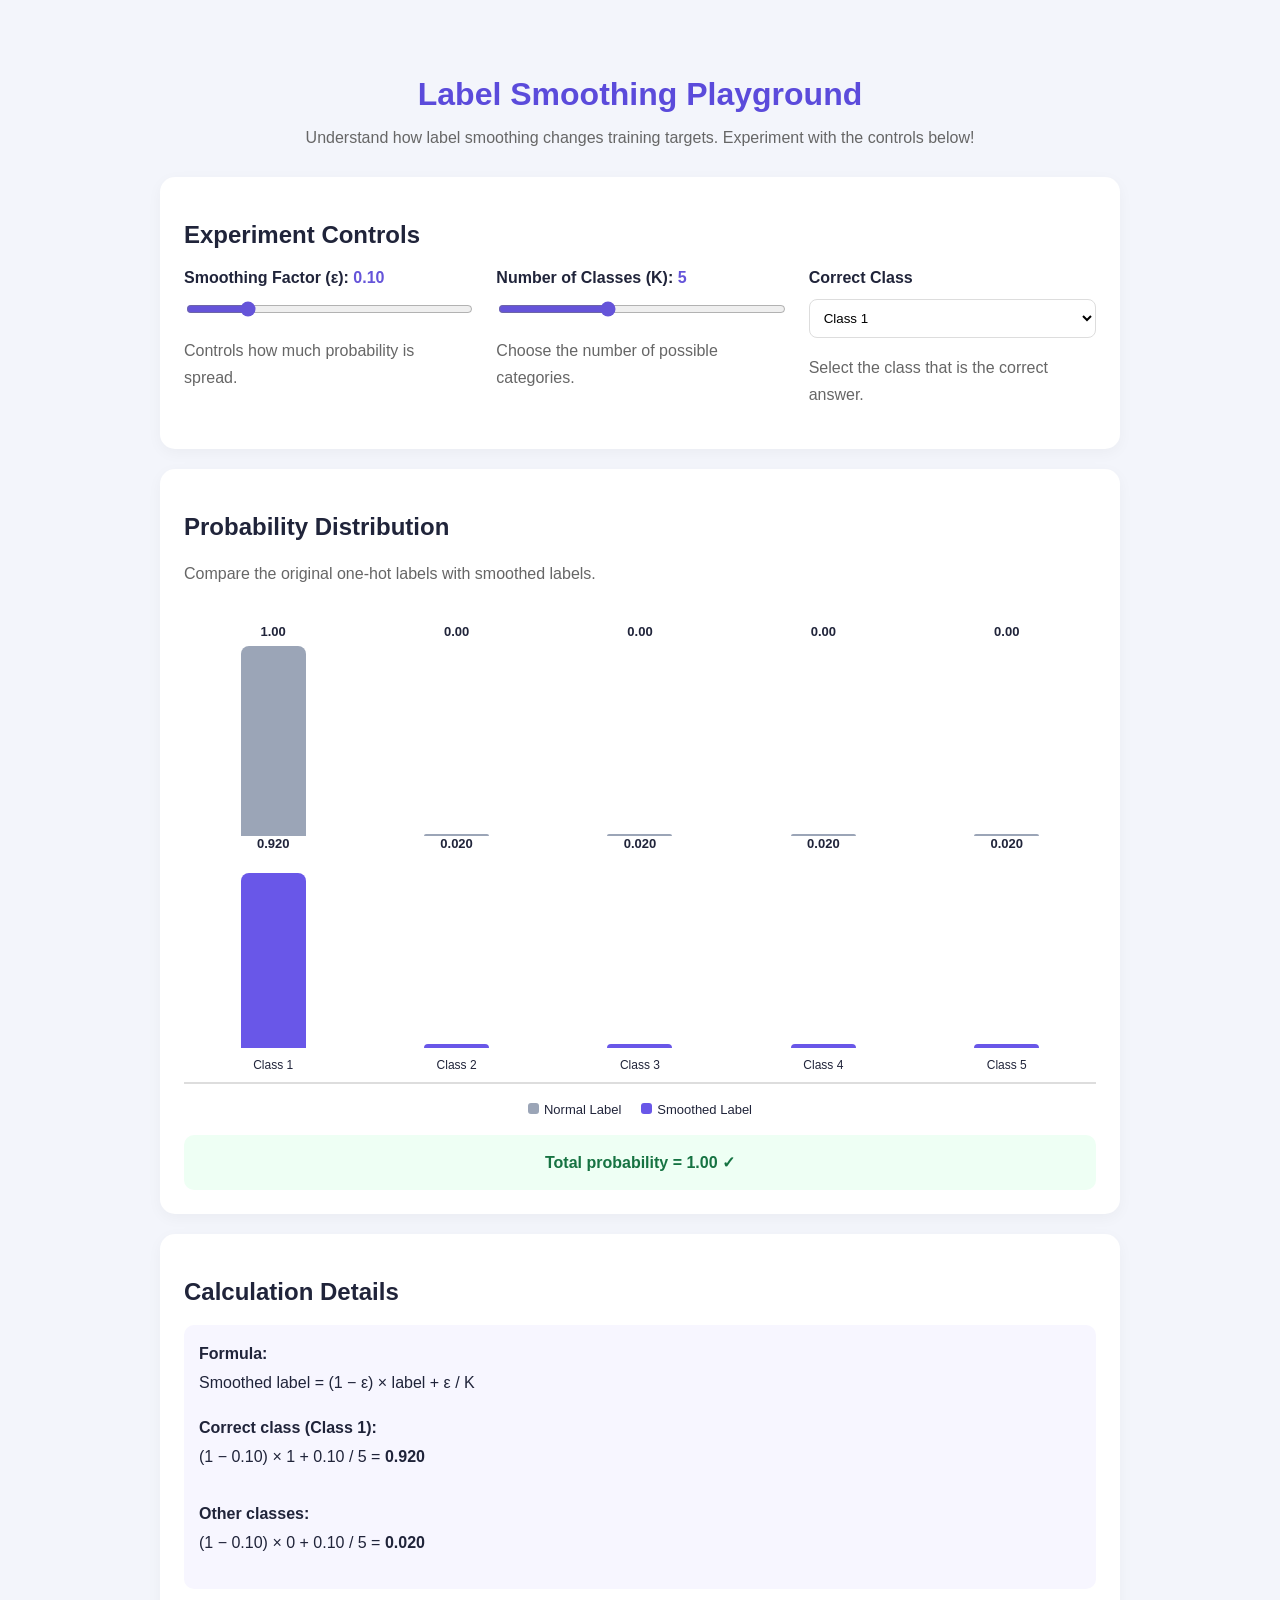
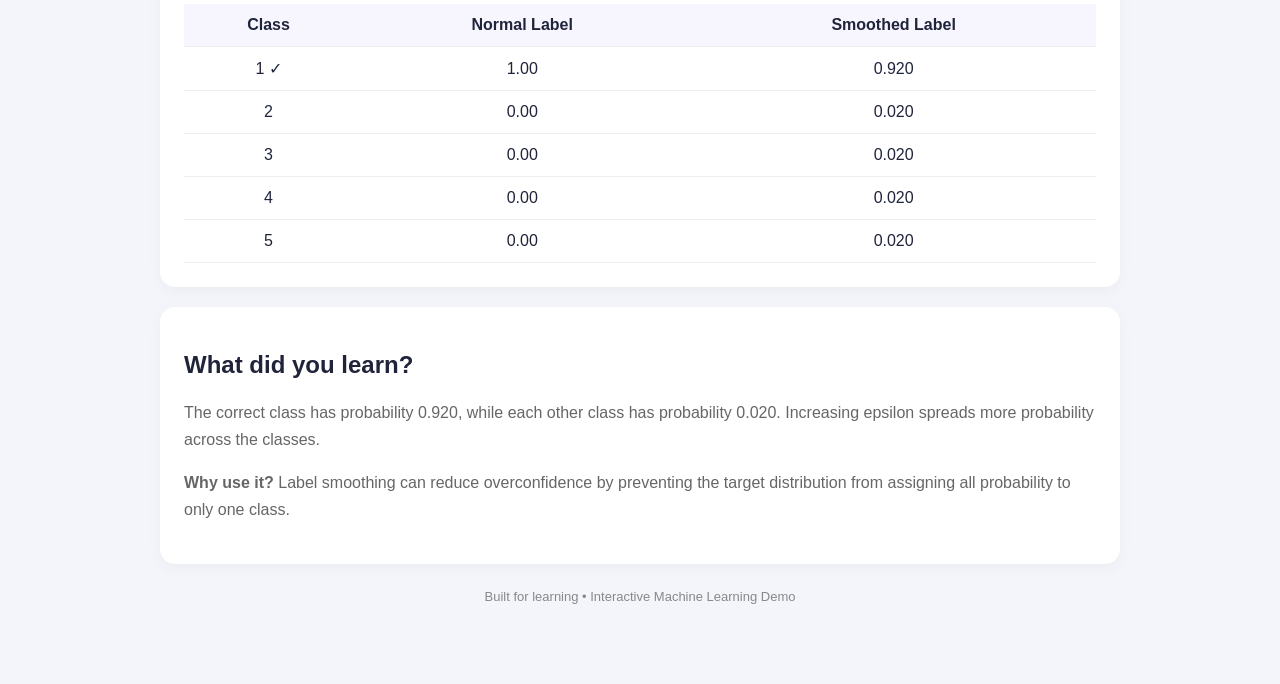
<file: Label-Smoothing-Playground/index.html>
<!DOCTYPE html>
<html lang="en">
<head>
<meta charset="UTF-8">
<meta name="viewport" content="width=device-width, initial-scale=1.0">
<title>Label Smoothing Playground</title>

<style>
* {
    box-sizing: border-box;
}

body {
    margin: 0;
    font-family: Arial, sans-serif;
    background: #f3f5fb;
    color: #20243a;
}

.container {
    max-width: 1000px;
    margin: 35px auto;
    padding: 20px;
}

h1 {
    text-align: center;
    color: #5b4bdb;
    margin-bottom: 10px;
}

.subtitle {
    text-align: center;
    color: #666;
    margin-bottom: 30px;
}

.card {
    background: white;
    padding: 24px;
    margin-bottom: 20px;
    border-radius: 15px;
    box-shadow: 0 4px 15px #0000000a;
}

.controls {
    display: grid;
    grid-template-columns: repeat(auto-fit, minmax(220px, 1fr));
    gap: 25px;
}

label {
    display: block;
    font-weight: bold;
    margin-bottom: 12px;
}

input[type="range"] {
    width: 100%;
    accent-color: #6554d9;
    cursor: pointer;
}

select {
    width: 100%;
    padding: 10px;
    border: 1px solid #ddd;
    border-radius: 8px;
    background: white;
}

.value {
    color: #6554d9;
    font-weight: bold;
}

.chart {
    display: flex;
    justify-content: space-around;
    align-items: flex-end;
    gap: 15px;
    min-height: 260px;
    padding: 20px 5px 0;
    border-bottom: 2px solid #ddd;
}

.bar-group {
    flex: 1;
    max-width: 100px;
    text-align: center;
}

.bar-area {
    height: 190px;
    display: flex;
    align-items: flex-end;
    justify-content: center;
}

.bar {
    width: 65%;
    min-height: 2px;
    border-radius: 8px 8px 0 0;
    transition: height 0.2s;
}

.normal {
    background: #9ba5b7;
}

.smoothed {
    background: #6957e8;
}

.bar-value {
    font-size: 13px;
    margin-bottom: 7px;
    font-weight: bold;
}

.bar-label {
    font-size: 12px;
    padding: 10px 0;
    overflow-wrap: anywhere;
}

.legend {
    display: flex;
    justify-content: center;
    gap: 20px;
    margin-top: 18px;
    font-size: 13px;
}

.dot {
    display: inline-block;
    width: 11px;
    height: 11px;
    border-radius: 3px;
    margin-right: 5px;
}

table {
    width: 100%;
    border-collapse: collapse;
    margin-top: 15px;
}

th, td {
    padding: 12px 8px;
    text-align: center;
    border-bottom: 1px solid #eee;
}

th {
    background: #f7f6ff;
}

.total {
    text-align: center;
    padding: 18px;
    border-radius: 10px;
    background: #eefff4;
    color: #167342;
    font-weight: bold;
    margin-top: 18px;
}

.formula {
    background: #f7f6ff;
    padding: 15px;
    border-radius: 10px;
    line-height: 1.8;
    overflow-wrap: anywhere;
}

.note {
    color: #666;
    line-height: 1.7;
}

footer {
    text-align: center;
    color: #888;
    font-size: 13px;
    margin: 25px 0;
}

@media (max-width: 500px) {
    .container {
        padding: 12px;
        margin-top: 15px;
    }

    .card {
        padding: 16px;
    }

    th, td {
        padding: 10px 4px;
        font-size: 12px;
    }
}
</style>
</head>

<body>
<div class="container">

    <h1>Label Smoothing Playground</h1>
    <p class="subtitle">
        Understand how label smoothing changes training targets.
        Experiment with the controls below!
    </p>

    <div class="card">
        <h2>Experiment Controls</h2>

        <div class="controls">
            <div>
                <label>
                    Smoothing Factor (ε):
                    <span class="value" id="epsValue">0.10</span>
                </label>
                <input type="range" id="epsilon"
                       min="0" max="0.5" step="0.01" value="0.1">
                <p class="note">Controls how much probability is spread.</p>
            </div>

            <div>
                <label>
                    Number of Classes (K):
                    <span class="value" id="kValue">5</span>
                </label>
                <input type="range" id="classes"
                       min="2" max="10" step="1" value="5">
                <p class="note">Choose the number of possible categories.</p>
            </div>

            <div>
                <label for="correctClass">Correct Class</label>
                <select id="correctClass"></select>
                <p class="note">Select the class that is the correct answer.</p>
            </div>
        </div>
    </div>

    <div class="card">
        <h2>Probability Distribution</h2>
        <p class="note">
            Compare the original one-hot labels with smoothed labels.
        </p>

        <div class="chart" id="chart"></div>

        <div class="legend">
            <span><span class="dot" style="background:#9ba5b7"></span>Normal Label</span>
            <span><span class="dot" style="background:#6957e8"></span>Smoothed Label</span>
        </div>

        <div class="total" id="total">
            Total probability = 1.00 ✓
        </div>
    </div>

    <div class="card">
        <h2>Calculation Details</h2>

        <div class="formula">
            <strong>Formula:</strong><br>
            Smoothed label = (1 − ε) × label + ε / K
            <p id="calculation"></p>
        </div>

        <table>
            <thead>
                <tr>
                    <th>Class</th>
                    <th>Normal Label</th>
                    <th>Smoothed Label</th>
                </tr>
            </thead>
            <tbody id="tableBody"></tbody>
        </table>
    </div>

    <div class="card">
        <h2>What did you learn?</h2>
        <p class="note" id="explanation"></p>
        <p class="note">
            <strong>Why use it?</strong> Label smoothing can reduce
            overconfidence by preventing the target distribution from
            assigning all probability to only one class.
        </p>
    </div>

    <footer>
        Built for learning • Interactive Machine Learning Demo
    </footer>

</div>

<script>
const epsilon = document.getElementById("epsilon");
const classes = document.getElementById("classes");
const correctClass = document.getElementById("correctClass");

function updateClassOptions() {
    const k = Number(classes.value);
    const previous = Number(correctClass.value) || 1;

    correctClass.innerHTML = "";

    for (let i = 1; i <= k; i++) {
        const option = document.createElement("option");
        option.value = i;
        option.textContent = "Class " + i;
        correctClass.appendChild(option);
    }

    correctClass.value = Math.min(previous, k);
}

function render() {
    const eps = Number(epsilon.value);
    const k = Number(classes.value);
    const correct = Number(correctClass.value);

    document.getElementById("epsValue").textContent =
        eps.toFixed(2);
    document.getElementById("kValue").textContent = k;

    const otherProbability = eps / k;
    const correctProbability = (1 - eps) + otherProbability;

    let chartHTML = "";
    let tableHTML = "";
    let total = 0;

    for (let i = 1; i <= k; i++) {
        const original = i === correct ? 1 : 0;

        const smooth =
            (1 - eps) * original + eps / k;

        total += smooth;

        chartHTML += `
            <div class="bar-group">
                <div class="bar-value">${(original).toFixed(2)}</div>
                <div class="bar-area">
                    <div class="bar normal"
                         style="height:${original * 100}%"></div>
                </div>
                <div class="bar-value">${smooth.toFixed(3)}</div>
                <div class="bar-area">
                    <div class="bar smoothed"
                         style="height:${smooth * 100}%"></div>
                </div>
                <div class="bar-label">Class ${i}</div>
            </div>
        `;

        tableHTML += `
            <tr>
                <td>${i}${i === correct ? " ✓" : ""}</td>
                <td>${original.toFixed(2)}</td>
                <td>${smooth.toFixed(3)}</td>
            </tr>
        `;
    }

    document.getElementById("chart").innerHTML = chartHTML;
    document.getElementById("tableBody").innerHTML = tableHTML;

    document.getElementById("total").textContent =
        "Total probability = " + total.toFixed(2) + " ✓";

    document.getElementById("calculation").innerHTML = `
        <strong>Correct class (Class ${correct}):</strong><br>
        (1 − ${eps.toFixed(2)}) × 1 + ${eps.toFixed(2)} / ${k}
        = <strong>${correctProbability.toFixed(3)}</strong>
        <br><br>
        <strong>Other classes:</strong><br>
        (1 − ${eps.toFixed(2)}) × 0 + ${eps.toFixed(2)} / ${k}
        = <strong>${otherProbability.toFixed(3)}</strong>
    `;

    document.getElementById("explanation").textContent =
        eps === 0
        ? "Smoothing is zero, so the correct class has probability 1 and all other classes have probability 0."
        : "The correct class has probability " +
          correctProbability.toFixed(3) +
          ", while each other class has probability " +
          otherProbability.toFixed(3) +
          ". Increasing epsilon spreads more probability across the classes.";
}

epsilon.addEventListener("input", render);
classes.addEventListener("input", () => {
    updateClassOptions();
    render();
});
correctClass.addEventListener("change", render);

updateClassOptions();
render();
</script>
</body>
</html>
</file>
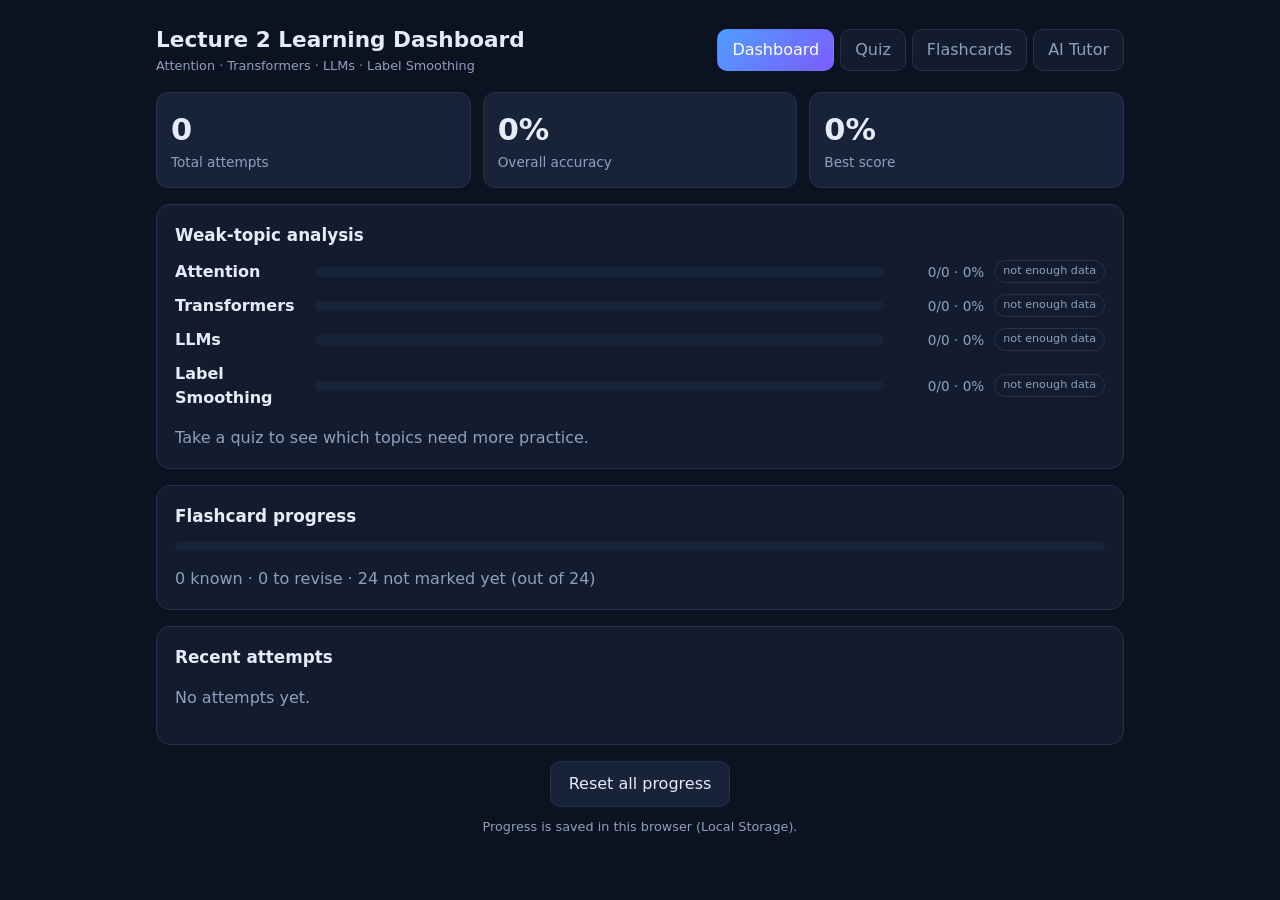
<file: Lecture-2-Quiz/index.html>
<!DOCTYPE html>
<html lang="en">
<head>
<meta charset="UTF-8" />
<meta name="viewport" content="width=device-width, initial-scale=1" />
<title>Lecture 2 Learning Dashboard</title>
<style>
  :root{
    --bg:#0b1220; --panel:#131c2e; --panel2:#18233a; --line:#25324d;
    --text:#e6ecf7; --muted:#8fa0bf; --accent:#4f9dff; --accent2:#7c5cff;
    --good:#3ddc97; --bad:#ff6b6b; --warn:#ffb84d;
  }
  *{box-sizing:border-box}
  html,body{margin:0}
  body{background:var(--bg);color:var(--text);font-family:system-ui,-apple-system,"Segoe UI",Roboto,sans-serif;line-height:1.5;min-height:100vh}
  button{font:inherit;color:inherit;cursor:pointer}
  .wrap{max-width:1000px;margin:0 auto;padding:16px}
  header{display:flex;flex-wrap:wrap;align-items:center;justify-content:space-between;gap:12px;padding:8px 0 16px}
  h1{font-size:1.35rem;margin:0}
  h1 small{display:block;color:var(--muted);font-weight:400;font-size:.8rem}
  nav{display:flex;gap:6px;flex-wrap:wrap}
  nav button{background:var(--panel);border:1px solid var(--line);padding:8px 14px;border-radius:10px;color:var(--muted)}
  nav button.active{background:linear-gradient(135deg,var(--accent),var(--accent2));color:#fff;border-color:transparent}
  .card{background:var(--panel);border:1px solid var(--line);border-radius:14px;padding:18px;margin-bottom:16px}
  h2{margin:0 0 12px;font-size:1.05rem}
  .grid{display:grid;gap:12px}
  .g3{grid-template-columns:repeat(3,1fr)}
  .g2{grid-template-columns:repeat(2,1fr)}
  @media(max-width:640px){.g3,.g2{grid-template-columns:1fr}}
  .stat{background:var(--panel2);border:1px solid var(--line);border-radius:12px;padding:14px}
  .stat .v{font-size:1.9rem;font-weight:700}
  .stat .l{color:var(--muted);font-size:.85rem}
  .bar{height:10px;background:var(--panel2);border-radius:99px;overflow:hidden}
  .bar>i{display:block;height:100%;border-radius:99px;transition:width .4s}
  .row{display:flex;align-items:center;gap:10px;margin:10px 0;flex-wrap:wrap}
  .row .name{width:130px;font-weight:600}
  .row .bar{flex:1;min-width:120px}
  .row .pct{width:90px;text-align:right;color:var(--muted);font-size:.85rem}
  .tag{display:inline-block;font-size:.7rem;padding:2px 8px;border-radius:99px;border:1px solid var(--line);color:var(--muted)}
  .tag.weak{color:var(--bad);border-color:var(--bad)} .tag.ok{color:var(--good);border-color:var(--good)} .tag.mid{color:var(--warn);border-color:var(--warn)}
  .btn{background:linear-gradient(135deg,var(--accent),var(--accent2));border:0;padding:10px 18px;border-radius:10px;color:#fff;font-weight:600}
  .btn.ghost{background:var(--panel2);border:1px solid var(--line);color:var(--text);font-weight:500}
  .btn.good{background:var(--good);color:#06281a} .btn.warn{background:var(--warn);color:#2b1a00}
  .btn:disabled{opacity:.45;cursor:not-allowed}
  .chips{display:flex;gap:8px;flex-wrap:wrap}
  .chip{background:var(--panel2);border:1px solid var(--line);padding:6px 12px;border-radius:99px;color:var(--muted);font-size:.9rem}
  .chip.on{background:rgba(79,157,255,.18);border-color:var(--accent);color:var(--text)}
  label.f{display:block;color:var(--muted);font-size:.8rem;margin:12px 0 6px;text-transform:uppercase;letter-spacing:.04em}
  .qhead{display:flex;justify-content:space-between;align-items:center;gap:10px;flex-wrap:wrap;color:var(--muted);font-size:.85rem}
  .timer{font-variant-numeric:tabular-nums;padding:3px 10px;border-radius:99px;border:1px solid var(--line)}
  .timer.low{color:var(--bad);border-color:var(--bad)}
  .qtext{font-size:1.1rem;font-weight:600;margin:14px 0}
  .opt{display:block;width:100%;text-align:left;background:var(--panel2);border:1px solid var(--line);padding:12px 14px;border-radius:10px;margin:8px 0}
  .opt:hover:not(:disabled){border-color:var(--accent)}
  .opt.right{border-color:var(--good);background:rgba(61,220,151,.12)}
  .opt.wrong{border-color:var(--bad);background:rgba(255,107,107,.12)}
  .expl{margin-top:12px;padding:12px 14px;border-left:3px solid var(--accent);background:rgba(79,157,255,.08);border-radius:0 10px 10px 0}
  .flip{perspective:1000px;margin:10px auto;max-width:560px}
  .fc{position:relative;height:240px;transition:transform .5s;transform-style:preserve-3d;cursor:pointer}
  .fc.flipped{transform:rotateY(180deg)}
  .face{position:absolute;inset:0;backface-visibility:hidden;-webkit-backface-visibility:hidden;border-radius:16px;border:1px solid var(--line);padding:22px;display:flex;flex-direction:column;justify-content:center;align-items:center;text-align:center;background:var(--panel2);overflow:auto}
  .face.back{transform:rotateY(180deg);background:linear-gradient(160deg,#16294d,#1d2150)}
  .face small{color:var(--muted);margin-bottom:8px}
  .chat{height:340px;overflow:auto;background:var(--panel2);border:1px solid var(--line);border-radius:12px;padding:12px}
  .msg{max-width:85%;padding:9px 13px;border-radius:14px;margin:8px 0;white-space:pre-wrap}
  .msg.u{margin-left:auto;background:var(--accent);color:#fff;border-bottom-right-radius:4px}
  .msg.b{background:var(--panel);border:1px solid var(--line);border-bottom-left-radius:4px}
  .inputrow{display:flex;gap:8px;margin-top:10px}
  input[type=text],select{background:var(--panel2);border:1px solid var(--line);color:var(--text);padding:10px 12px;border-radius:10px;font:inherit}
  input[type=text]{flex:1}
  select{width:100%}
  .muted{color:var(--muted)} .center{text-align:center}
  .hist{width:100%;border-collapse:collapse;font-size:.88rem}
  .hist th,.hist td{text-align:left;padding:8px 6px;border-bottom:1px solid var(--line)}
  .hist th{color:var(--muted);font-weight:600}
  .hidden{display:none}
  footer{color:var(--muted);font-size:.8rem;text-align:center;padding:10px 0 24px}
</style>
</head>
<body>
<div class="wrap">
  <header>
    <h1>Lecture 2 Learning Dashboard<small>Attention · Transformers · LLMs · Label Smoothing</small></h1>
    <nav id="nav">
      <button data-v="dash" class="active">Dashboard</button>
      <button data-v="quiz">Quiz</button>
      <button data-v="cards">Flashcards</button>
      <button data-v="tutor">AI Tutor</button>
    </nav>
  </header>

  <!-- DASHBOARD -->
  <section id="v-dash">
    <div class="grid g3" style="margin-bottom:16px">
      <div class="stat"><div class="v" id="sAttempts">0</div><div class="l">Total attempts</div></div>
      <div class="stat"><div class="v" id="sAcc">0%</div><div class="l">Overall accuracy</div></div>
      <div class="stat"><div class="v" id="sBest">0%</div><div class="l">Best score</div></div>
    </div>
    <div class="card">
      <h2>Weak-topic analysis</h2>
      <div id="topicBars"></div>
      <p class="muted" id="weakMsg" style="margin-bottom:0"></p>
    </div>
    <div class="card">
      <h2>Flashcard progress</h2>
      <div class="bar"><i id="cardBar" style="background:var(--good);width:0"></i></div>
      <p class="muted" id="cardMsg" style="margin-bottom:0"></p>
    </div>
    <div class="card">
      <h2>Recent attempts</h2>
      <div id="history"></div>
    </div>
    <div class="center"><button class="btn ghost" id="resetBtn">Reset all progress</button></div>
  </section>

  <!-- QUIZ -->
  <section id="v-quiz" class="hidden">
    <div class="card" id="quizSetup">
      <h2>Set up your quiz</h2>
      <label class="f">Topics</label>
      <div class="chips" id="topicChips"></div>
      <label class="f">Difficulty</label>
      <div class="chips" id="diffChips"></div>
      <div class="grid g2">
        <div><label class="f">Number of questions</label>
          <select id="numQ"><option value="5">5</option><option value="10" selected>10</option><option value="0">All available</option></select></div>
        <div><label class="f">Timer per question</label>
          <select id="timerSel"><option value="0">Off</option><option value="20">20 seconds</option><option value="30" selected>30 seconds</option><option value="60">60 seconds</option></select></div>
      </div>
      <p class="muted" id="availMsg"></p>
      <button class="btn" id="startQuiz">Start quiz</button>
    </div>

    <div class="card hidden" id="quizRun">
      <div class="qhead"><span id="qCount"></span><span id="qMeta"></span><span class="timer" id="qTimer">--</span></div>
      <div class="bar" style="margin-top:10px"><i id="qBar" style="background:var(--accent);width:0"></i></div>
      <div class="qtext" id="qText"></div>
      <div id="qOpts"></div>
      <div class="expl hidden" id="qExpl"></div>
      <div style="margin-top:14px"><button class="btn hidden" id="nextBtn">Next</button></div>
    </div>

    <div class="card hidden" id="quizDone">
      <h2>Quiz finished</h2>
      <div class="stat center"><div class="v" id="rScore"></div><div class="l" id="rPct"></div></div>
      <div id="rTopics" style="margin-top:12px"></div>
      <div style="margin-top:14px;display:flex;gap:8px;flex-wrap:wrap">
        <button class="btn" id="againBtn">New quiz</button>
        <button class="btn ghost" id="toDash">View dashboard</button>
      </div>
    </div>
  </section>

  <!-- FLASHCARDS -->
  <section id="v-cards" class="hidden">
    <div class="card">
      <div class="grid g2">
        <div><label class="f" style="margin-top:0">Topic</label><select id="cTopic"></select></div>
        <div><label class="f" style="margin-top:0">Show</label>
          <select id="cFilter"><option value="all">All cards</option><option value="new">Not marked yet</option><option value="revise">Revise again</option><option value="know">Known</option></select></div>
      </div>
      <p class="muted center" id="cInfo"></p>
      <div class="flip"><div class="fc" id="fc"><div class="face front"><small>Question (tap to flip)</small><div id="fFront" style="font-size:1.1rem;font-weight:600"></div></div><div class="face back"><small>Answer</small><div id="fBack"></div></div></div></div>
      <div class="center" style="margin-top:14px;display:flex;gap:8px;justify-content:center;flex-wrap:wrap">
        <button class="btn ghost" id="cPrev">Previous</button>
        <button class="btn warn" id="cRevise">Revise again</button>
        <button class="btn good" id="cKnow">Know it</button>
        <button class="btn ghost" id="cNext">Next</button>
      </div>
    </div>
  </section>

  <!-- TUTOR -->
  <section id="v-tutor" class="hidden">
    <div class="card">
      <h2>Demo AI Tutor</h2>
      <p class="muted" style="margin-top:0">A simple learning chatbot with ready-made explanations and examples. It does not use any live AI API.</p>
      <div class="chips" id="tutorChips" style="margin-bottom:10px"></div>
      <div class="chat" id="chat"></div>
      <form class="inputrow" id="chatForm">
        <input type="text" id="chatInput" placeholder="Ask about attention, transformers, LLMs, label smoothing..." autocomplete="off" />
        <button class="btn" type="submit">Send</button>
      </form>
    </div>
  </section>

  <footer>Progress is saved in this browser (Local Storage).</footer>
</div>

<script>
"use strict";
/* ---------- DATA ---------- */
const TOPICS = ["Attention","Transformers","LLMs","Label Smoothing"];
const DIFFS = ["Easy","Medium","Hard"];

const Q = [
 // Attention
 {t:"Attention",d:"Easy",q:"In self-attention, what do Q, K and V stand for?",o:["Query, Key, Value","Question, Keyword, Vector","Quantity, Kernel, Variance","Query, Kernel, Vector"],a:0,e:"Q = Query, K = Key, V = Value. Each token creates all three, and attention compares Queries with Keys to decide how much of each Value to use."},
 {t:"Attention",d:"Easy",q:"What does Multi-Head Attention (MHA) do?",o:["Runs many self-attention operations in parallel","Uses one very large attention layer","Removes the need for embeddings","Only works on images"],a:0,e:"MHA runs several self-attention operations in parallel. Each one is called a head."},
 {t:"Attention",d:"Medium",q:"After all heads finish, what happens to their outputs?",o:["They are concatenated and passed through a linear layer","They are averaged and thrown away","They are sent straight to Softmax","Only the best head is kept"],a:0,e:"The outputs of all heads are joined (concatenated) and then passed through a linear layer."},
 {t:"Attention",d:"Medium",q:"Why do we use several heads instead of one?",o:["Different heads can learn different relationships between tokens","To make the model smaller","To avoid using Softmax","To remove positional encoding"],a:0,e:"One head might focus on grammar, another on meaning, another on which word refers to which. This is the 'many experts, many views' idea."},
 {t:"Attention",d:"Hard",q:"In scaled dot-product attention, why are scores divided by √d_k?",o:["To stop large dot products from making Softmax too sharp","To make Q and K the same size","To remove the need for Values","To speed up the embedding layer"],a:0,e:"For large d_k, dot products become large, which pushes Softmax into very sharp regions with tiny gradients. Dividing by √d_k keeps the scores in a healthy range."},
 {t:"Attention",d:"Hard",q:"With d_model = 512 and 8 heads, what is the size of each head (d_k)?",o:["64","512","8","4096"],a:0,e:"512 ÷ 8 = 64. Q, K and V are split into smaller parts, one for each head."},
 // Transformers
 {t:"Transformers",d:"Easy",q:"Which part of the Transformer generates the output?",o:["Decoder","Encoder","Tokenizer","Optimizer"],a:0,e:"The Encoder understands the input and the Decoder generates the output, one token at a time."},
 {t:"Transformers",d:"Easy",q:"Why are positional encodings added to embeddings?",o:["Attention alone does not know the order of words","To make embeddings smaller","To replace tokenization","To apply label smoothing"],a:0,e:"Self-attention looks at all tokens at once, so it has no built-in sense of order. Positional encodings add the position information."},
 {t:"Transformers",d:"Medium",q:"What does the Decoder start with when generating output?",o:["The [BOS] token","The [EOS] token","A random token","The last input token"],a:0,e:"The Decoder starts with [BOS] (Begin Of Sentence) and generates tokens one by one until [EOS]."},
 {t:"Transformers",d:"Medium",q:"What is the job of Encoder-Decoder attention?",o:["It helps the Decoder focus on relevant parts of the input","It adds positions to tokens","It splits text into tokens","It smooths the labels"],a:0,e:"While writing each new word, the Decoder looks back at the most useful parts of the Encoder's output."},
 {t:"Transformers",d:"Hard",q:"Why does the Decoder use masked self-attention?",o:["So a token cannot look at future tokens","To make training slower","To remove padding","To reduce the vocabulary"],a:0,e:"When generating, future tokens do not exist yet. The mask stops a position from peeking at later positions during training."},
 {t:"Transformers",d:"Hard",q:"Which layers turn the Decoder's output into next-token probabilities?",o:["Linear layer followed by Softmax","Two Softmax layers","Positional encoding","Tokenizer"],a:0,e:"A linear layer gives a score for every token in the vocabulary, and Softmax turns those scores into a probability distribution."},
 // LLMs
 {t:"LLMs",d:"Easy",q:"What does LLM stand for?",o:["Large Language Model","Linear Learning Method","Long Layer Memory","Latent Label Mapping"],a:0,e:"LLM = Large Language Model, a very big model trained on lots of text."},
 {t:"LLMs",d:"Easy",q:"Which architecture do most modern LLMs use?",o:["Decoder-only Transformer","Encoder-only CNN","Plain RNN","Decision tree"],a:0,e:"Modern LLMs mostly use decoder-only Transformer architectures."},
 {t:"LLMs",d:"Medium",q:"How does an LLM generate a long answer?",o:["By predicting the next token again and again","By writing the whole answer at once","By copying from a database","By sorting words alphabetically"],a:0,e:"It predicts one token, adds it to the text, and repeats until it produces an end token."},
 {t:"LLMs",d:"Medium",q:"What is a token?",o:["A small piece of text such as a word or part of a word","A password for the model","A type of GPU","A loss function"],a:0,e:"Tokenization splits text into small pieces called tokens. Each token is then converted into an embedding."},
 {t:"LLMs",d:"Hard",q:"What does FlashAttention improve?",o:["Speed and memory use of attention computation","The number of heads","The tokenizer vocabulary","The label smoothing value"],a:0,e:"FlashAttention computes attention in a more efficient way, so training and inference are faster and use less memory."},
 {t:"LLMs",d:"Hard",q:"What is the main idea of Grouped-Query Attention?",o:["Several query heads share the same key/value heads to save memory","Removing all Query vectors","Using only one token","Adding more Softmax layers"],a:0,e:"Sharing key/value heads across groups of query heads shrinks the memory needed during generation, which makes inference cheaper."},
 // Label Smoothing
 {t:"Label Smoothing",d:"Easy",q:"What problem does Label Smoothing reduce?",o:["Overconfidence of the model","Slow tokenization","Missing positions","Too many heads"],a:0,e:"It is a regularization technique that stops the model from becoming overconfident."},
 {t:"Label Smoothing",d:"Easy",q:"With Label Smoothing, what happens to the wrong classes?",o:["They get a small probability instead of 0","They are removed","They get probability 1","Nothing changes"],a:0,e:"A small amount of probability is shared with the other classes instead of giving everything to the correct one."},
 {t:"Label Smoothing",d:"Medium",q:"For K = 5 and ε = 0.1, what is the smoothed value of the correct class?",o:["0.92","0.90","0.98","1.00"],a:0,e:"(1 − 0.1) × 1 + 0.1/5 = 0.9 + 0.02 = 0.92."},
 {t:"Label Smoothing",d:"Medium",q:"For K = 5 and ε = 0.1, what does each wrong class get?",o:["0.02","0.10","0.00","0.20"],a:0,e:"(1 − 0.1) × 0 + 0.1/5 = 0.02. Check: 0.92 + 4 × 0.02 = 1.00."},
 {t:"Label Smoothing",d:"Hard",q:"For K = 4 and ε = 0.2, what is the smoothed value of the correct class?",o:["0.85","0.80","0.95","0.75"],a:0,e:"(1 − 0.2) × 1 + 0.2/4 = 0.8 + 0.05 = 0.85."},
 {t:"Label Smoothing",d:"Hard",q:"If ε = 0, what are the smoothed labels?",o:["Same as the normal one-hot labels","All equal to 1/K","All zero","Random"],a:0,e:"With ε = 0 the formula becomes 1 × original label + 0, so nothing changes."}
];

const TUTOR = [
 {k:["self attention","self-attention","attention","qkv","query","key","value"],title:"Self-Attention",
  a:"Self-attention lets every word look at all the other words in the sentence and decide which ones matter most.\n\nEach token makes three vectors: Query (Q), Key (K) and Value (V). The Query is compared with every Key to get scores. Softmax turns the scores into weights, and the weights mix the Values.\n\nExample: in \"The animal did not cross the road because it was tired\", attention helps the word \"it\" focus on \"animal\"."},
 {k:["multi head","multi-head","mha","head","heads"],title:"Multi-Head Attention",
  a:"Multi-Head Attention runs many self-attention operations in parallel. Each one is called a head.\n\nQ, K and V are split into smaller parts, one for each head. Every head works at the same time. The outputs are joined (concatenated) and passed through a linear layer.\n\nExample: like many experts reading one sentence. One checks grammar, one checks meaning, one checks which word refers to which."},
 {k:["transformer","transformers","encoder","decoder","end to end","end-to-end"],title:"Transformer flow",
  a:"The flow is: Tokenization → Embeddings → Positional encoding → Encoder → Decoder (starts with [BOS]) → Encoder-Decoder attention → Linear + Softmax → next token. This repeats until [EOS].\n\nExample: for translation, the Encoder understands \"I love AI\" and the Decoder writes the translated words one by one."},
 {k:["positional","position","order"],title:"Positional encoding",
  a:"Attention looks at all words together, so it does not know their order by itself. Positional encodings are numbers added to the embeddings to tell the model where each word is.\n\nExample: without positions, \"dog bites man\" and \"man bites dog\" would look the same."},
 {k:["bos","eos","token","tokens","tokenization","tokenize"],title:"Tokens, [BOS] and [EOS]",
  a:"A token is a small piece of text, like a word or part of a word. Tokenization splits text into tokens, and each token becomes an embedding.\n\n[BOS] means Begin Of Sentence and starts the Decoder's output. [EOS] means End Of Sentence and tells the model to stop."},
 {k:["llm","llms","large language","gpt","decoder only","decoder-only"],title:"LLMs",
  a:"A Large Language Model is a big model trained on a lot of text. Most modern LLMs use a decoder-only Transformer.\n\nThey generate text by predicting the next token again and again.\n\nExample: given \"The sky is\", the model may give high probability to \"blue\", picks it, then continues."},
 {k:["label smoothing","smoothing","overconfident","overconfidence","epsilon","regularization"],title:"Label Smoothing",
  a:"Label Smoothing stops the model from becoming overconfident. Instead of giving probability 1 to the correct class and 0 to the rest, it shares a small amount with the other classes.\n\nFormula: smooth label = (1 − ε) × original label + ε / K\n\nExample (K = 5, ε = 0.1): correct class = 0.92 and each wrong class = 0.02. Total = 0.92 + 4 × 0.02 = 1.00."},
 {k:["softmax","probability"],title:"Softmax",
  a:"Softmax turns raw scores into probabilities that are positive and add up to 1.\n\nExample: scores [2, 1, 0] become roughly [0.67, 0.24, 0.09]."},
 {k:["flash","flashattention","memory","faster","speed"],title:"FlashAttention",
  a:"FlashAttention is a way to compute attention faster and with less memory. It gives the same result as normal attention but moves data in a smarter way on the GPU, so training and inference become quicker."},
 {k:["formula","example","calculate","calculation"],title:"Label smoothing example",
  a:"Try this: K = 4 and ε = 0.2.\nCorrect class = (1 − 0.2) × 1 + 0.2/4 = 0.85\nEach wrong class = 0.2/4 = 0.05\nTotal = 0.85 + 3 × 0.05 = 1.00"}
];

/* ---------- STORAGE ---------- */
const KEY = "lecture2_dashboard_v1";
function blank(){return {attempts:[],topics:{},cards:{}};}
function load(){
  try{const s=JSON.parse(localStorage.getItem(KEY)); if(s&&s.attempts&&s.topics&&s.cards) return s;}catch(e){}
  return blank();
}
let mem = load();
function save(){ try{localStorage.setItem(KEY,JSON.stringify(mem));}catch(e){} }

/* ---------- HELPERS ---------- */
const $ = id => document.getElementById(id);
const pct = (a,b) => b ? Math.round(a*100/b) : 0;
const shuffle = a => { a=a.slice(); for(let i=a.length-1;i>0;i--){const j=Math.floor(Math.random()*(i+1));[a[i],a[j]]=[a[j],a[i]];} return a; };
const esc = s => String(s).replace(/[&<>"']/g,c=>({"&":"&amp;","<":"&lt;",">":"&gt;",'"':"&quot;","'":"&#39;"}[c]));
const colorFor = p => p>=75 ? "var(--good)" : p>=50 ? "var(--warn)" : "var(--bad)";

/* ---------- NAV ---------- */
function show(v){
  document.querySelectorAll("#nav button").forEach(b=>b.classList.toggle("active",b.dataset.v===v));
  ["dash","quiz","cards","tutor"].forEach(x=>$("v-"+x).classList.toggle("hidden",x!==v));
  if(v==="dash") renderDash();
  if(v==="cards") renderCard();
  if(v!=="quiz") stopTimer();
}
$("nav").addEventListener("click",e=>{const b=e.target.closest("button"); if(b) show(b.dataset.v);});

/* ---------- DASHBOARD ---------- */
function renderDash(){
  const at = mem.attempts;
  $("sAttempts").textContent = at.length;
  let c=0,t=0; TOPICS.forEach(k=>{const s=mem.topics[k]; if(s){c+=s.c;t+=s.t;}});
  $("sAcc").textContent = pct(c,t)+"%";
  $("sBest").textContent = (at.length?Math.max(...at.map(a=>pct(a.score,a.total))):0)+"%";

  let html="", weak=[];
  TOPICS.forEach(k=>{
    const s=mem.topics[k]||{c:0,t:0}, p=pct(s.c,s.t);
    let tag = s.t<3 ? '<span class="tag">not enough data</span>' : p<60 ? '<span class="tag weak">weak</span>' : p<80 ? '<span class="tag mid">improving</span>' : '<span class="tag ok">strong</span>';
    if(s.t>=3 && p<60) weak.push(k);
    html += '<div class="row"><div class="name">'+esc(k)+'</div><div class="bar"><i style="width:'+p+'%;background:'+colorFor(p)+'"></i></div><div class="pct">'+s.c+'/'+s.t+' · '+p+'%</div>'+tag+'</div>';
  });
  $("topicBars").innerHTML = html;
  $("weakMsg").textContent = at.length===0 ? "Take a quiz to see which topics need more practice."
    : weak.length ? "Focus on: "+weak.join(", ")+". Try a quiz on only these topics." : "No weak topics right now. Keep practising!";

  const total=Q.length, known=Object.values(mem.cards).filter(x=>x==="know").length, rev=Object.values(mem.cards).filter(x=>x==="revise").length;
  $("cardBar").style.width = pct(known,total)+"%";
  $("cardMsg").textContent = known+" known · "+rev+" to revise · "+(total-known-rev)+" not marked yet (out of "+total+")";

  if(!at.length){ $("history").innerHTML='<p class="muted">No attempts yet.</p>'; }
  else{
    $("history").innerHTML = '<table class="hist"><tr><th>Date</th><th>Level</th><th>Topics</th><th>Score</th></tr>'+
      at.slice(-6).reverse().map(a=>'<tr><td>'+esc(a.date)+'</td><td>'+esc(a.diff)+'</td><td>'+esc(a.topics.join(", "))+'</td><td>'+a.score+'/'+a.total+' ('+pct(a.score,a.total)+'%)</td></tr>').join("")+'</table>';
  }
}
$("resetBtn").onclick = ()=>{ if(confirm("Delete all saved progress?")){ mem=blank(); save(); renderDash(); } };

/* ---------- QUIZ SETUP ---------- */
let selTopics = new Set(TOPICS), selDiff = "Mixed";
function renderChips(){
  $("topicChips").innerHTML = TOPICS.map(t=>'<button class="chip '+(selTopics.has(t)?'on':'')+'" data-t="'+esc(t)+'">'+esc(t)+'</button>').join("");
  $("diffChips").innerHTML = ["Mixed"].concat(DIFFS).map(d=>'<button class="chip '+(selDiff===d?'on':'')+'" data-d="'+d+'">'+d+'</button>').join("");
  const n = pool().length;
  $("availMsg").textContent = n+" question"+(n===1?"":"s")+" available for this selection.";
  $("startQuiz").disabled = n===0;
}
function pool(){ return Q.filter(x=>selTopics.has(x.t) && (selDiff==="Mixed"||x.d===selDiff)); }
$("topicChips").addEventListener("click",e=>{
  const b=e.target.closest("button"); if(!b) return;
  const t=b.dataset.t; selTopics.has(t) ? selTopics.delete(t) : selTopics.add(t); renderChips();
});
$("diffChips").addEventListener("click",e=>{const b=e.target.closest("button"); if(!b) return; selDiff=b.dataset.d; renderChips();});

/* ---------- QUIZ RUN ---------- */
let quiz=null, timerId=null;
function stopTimer(){ if(timerId){clearInterval(timerId); timerId=null;} }
$("startQuiz").onclick = ()=>{
  let list = shuffle(pool()); const n=+$("numQ").value; if(n>0) list=list.slice(0,n);
  if(!list.length) return;
  // shuffle options per question
  list = list.map(x=>{ const idx=shuffle([0,1,2,3]); return {...x, o:idx.map(i=>x.o[i]), a:idx.indexOf(x.a)}; });
  quiz = {list,i:0,score:0,per:{},limit:+$("timerSel").value,locked:false};
  $("quizSetup").classList.add("hidden"); $("quizDone").classList.add("hidden"); $("quizRun").classList.remove("hidden");
  showQ();
};
function showQ(){
  const x=quiz.list[quiz.i]; quiz.locked=false;
  $("qCount").textContent = "Question "+(quiz.i+1)+" of "+quiz.list.length;
  $("qMeta").textContent = x.t+" · "+x.d;
  $("qBar").style.width = (quiz.i*100/quiz.list.length)+"%";
  $("qText").textContent = x.q;
  $("qOpts").innerHTML = x.o.map((o,i)=>'<button class="opt" data-i="'+i+'">'+esc(o)+'</button>').join("");
  $("qExpl").classList.add("hidden"); $("nextBtn").classList.add("hidden");
  $("nextBtn").textContent = quiz.i===quiz.list.length-1 ? "Finish" : "Next";
  stopTimer();
  if(quiz.limit>0){
    quiz.left=quiz.limit; drawTimer();
    timerId=setInterval(()=>{ quiz.left--; drawTimer(); if(quiz.left<=0){ stopTimer(); answer(-1); } },1000);
  } else { $("qTimer").textContent="No timer"; $("qTimer").classList.remove("low"); }
}
function drawTimer(){ const t=$("qTimer"); t.textContent=quiz.left+"s"; t.classList.toggle("low",quiz.left<=5); }
$("qOpts").addEventListener("click",e=>{ const b=e.target.closest(".opt"); if(b && !quiz.locked) answer(+b.dataset.i); });
function answer(i){
  if(quiz.locked) return; quiz.locked=true; stopTimer();
  const x=quiz.list[quiz.i], ok = i===x.a;
  if(ok) quiz.score++;
  const p = quiz.per[x.t] || (quiz.per[x.t]={c:0,t:0}); p.t++; if(ok) p.c++;
  document.querySelectorAll("#qOpts .opt").forEach((b,k)=>{ b.disabled=true; if(k===x.a) b.classList.add("right"); else if(k===i) b.classList.add("wrong"); });
  $("qExpl").innerHTML = '<strong>'+(i===-1?"Time is up. ":ok?"Correct. ":"Not quite. ")+'</strong>'+esc(x.e);
  $("qExpl").classList.remove("hidden"); $("nextBtn").classList.remove("hidden");
}
$("nextBtn").onclick = ()=>{ quiz.i++; quiz.i>=quiz.list.length ? finish() : showQ(); };
function finish(){
  stopTimer();
  const total=quiz.list.length;
  Object.keys(quiz.per).forEach(k=>{ const s=mem.topics[k]||(mem.topics[k]={c:0,t:0}); s.c+=quiz.per[k].c; s.t+=quiz.per[k].t; });
  mem.attempts.push({date:new Date().toLocaleDateString(),diff:selDiff,topics:Object.keys(quiz.per),score:quiz.score,total});
  save();
  $("quizRun").classList.add("hidden"); $("quizDone").classList.remove("hidden");
  $("rScore").textContent = quiz.score+" / "+total; $("rPct").textContent = pct(quiz.score,total)+"% correct";
  $("rTopics").innerHTML = Object.keys(quiz.per).map(k=>{const p=pct(quiz.per[k].c,quiz.per[k].t);
    return '<div class="row"><div class="name">'+esc(k)+'</div><div class="bar"><i style="width:'+p+'%;background:'+colorFor(p)+'"></i></div><div class="pct">'+quiz.per[k].c+'/'+quiz.per[k].t+'</div></div>';}).join("");
}
$("againBtn").onclick = ()=>{ $("quizDone").classList.add("hidden"); $("quizSetup").classList.remove("hidden"); renderChips(); };
$("toDash").onclick = ()=>show("dash");

/* ---------- FLASHCARDS ---------- */
let deck=[], di=0;
$("cTopic").innerHTML = '<option value="all">All topics</option>'+TOPICS.map(t=>'<option>'+esc(t)+'</option>').join("");
function buildDeck(){
  const t=$("cTopic").value, f=$("cFilter").value;
  deck = Q.map((x,i)=>({id:"q"+i,x})).filter(c=>(t==="all"||c.x.t===t) && (f==="all" || (f==="new"?!mem.cards[c.id]:mem.cards[c.id]===f)));
  if(di>=deck.length) di=0;
}
function renderCard(){
  buildDeck(); $("fc").classList.remove("flipped");
  if(!deck.length){ $("cInfo").textContent="No cards in this view."; $("fFront").textContent="Nothing here yet."; $("fBack").textContent=""; return; }
  const c=deck[di], st=mem.cards[c.id];
  $("cInfo").textContent = "Card "+(di+1)+" of "+deck.length+" · "+c.x.t+" · "+c.x.d+(st?" · marked: "+(st==="know"?"Known":"Revise again"):"");
  $("fFront").textContent = c.x.q;
  $("fBack").innerHTML = '<div style="font-size:1.05rem;font-weight:700;margin-bottom:8px">'+esc(c.x.o[c.x.a])+'</div><div class="muted" style="font-size:.9rem">'+esc(c.x.e)+'</div>';
}
$("fc").onclick = ()=>$("fc").classList.toggle("flipped");
function mark(s){ if(!deck.length) return; mem.cards[deck[di].id]=s; save(); const f=$("cFilter").value; if(f!=="all"&&f!==s){ /* card leaves this view */ } else di++; renderCard(); }
$("cKnow").onclick=()=>mark("know"); $("cRevise").onclick=()=>mark("revise");
$("cNext").onclick=()=>{ if(deck.length){di=(di+1)%deck.length; renderCard();} };
$("cPrev").onclick=()=>{ if(deck.length){di=(di-1+deck.length)%deck.length; renderCard();} };
$("cTopic").onchange=$("cFilter").onchange=()=>{di=0; renderCard();};

/* ---------- AI TUTOR (demo, no API) ---------- */
function addMsg(text,who){ const d=document.createElement("div"); d.className="msg "+who; d.textContent=text; $("chat").appendChild(d); $("chat").scrollTop=$("chat").scrollHeight; }
function reply(text){
  const s=text.toLowerCase(); let best=null,score=0;
  TUTOR.forEach(e=>{ let n=0; e.k.forEach(k=>{ if(s.includes(k)) n+=k.length; }); if(n>score){score=n;best=e;} });
  return best ? best.a : "I can explain these demo topics: self-attention, multi-head attention, the Transformer flow, positional encoding, tokens, LLMs, label smoothing, Softmax and FlashAttention. Try asking one of them, or tap a button above.";
}
$("tutorChips").innerHTML = ["Self-attention","Multi-head attention","Transformer flow","Label smoothing","LLMs","Label smoothing example"].map(t=>'<button class="chip">'+t+'</button>').join("");
$("tutorChips").addEventListener("click",e=>{ const b=e.target.closest(".chip"); if(!b) return; addMsg(b.textContent,"u"); addMsg(reply(b.textContent),"b"); });
$("chatForm").addEventListener("submit",e=>{ e.preventDefault(); const v=$("chatInput").value.trim(); if(!v) return; addMsg(v,"u"); addMsg(reply(v),"b"); $("chatInput").value=""; });
addMsg("Hi! I am a demo tutor with ready-made explanations. Ask me about attention, transformers, LLMs or label smoothing.","b");

/* ---------- INIT ---------- */
renderChips(); renderDash();
</script>
</body>
</html>
</file>
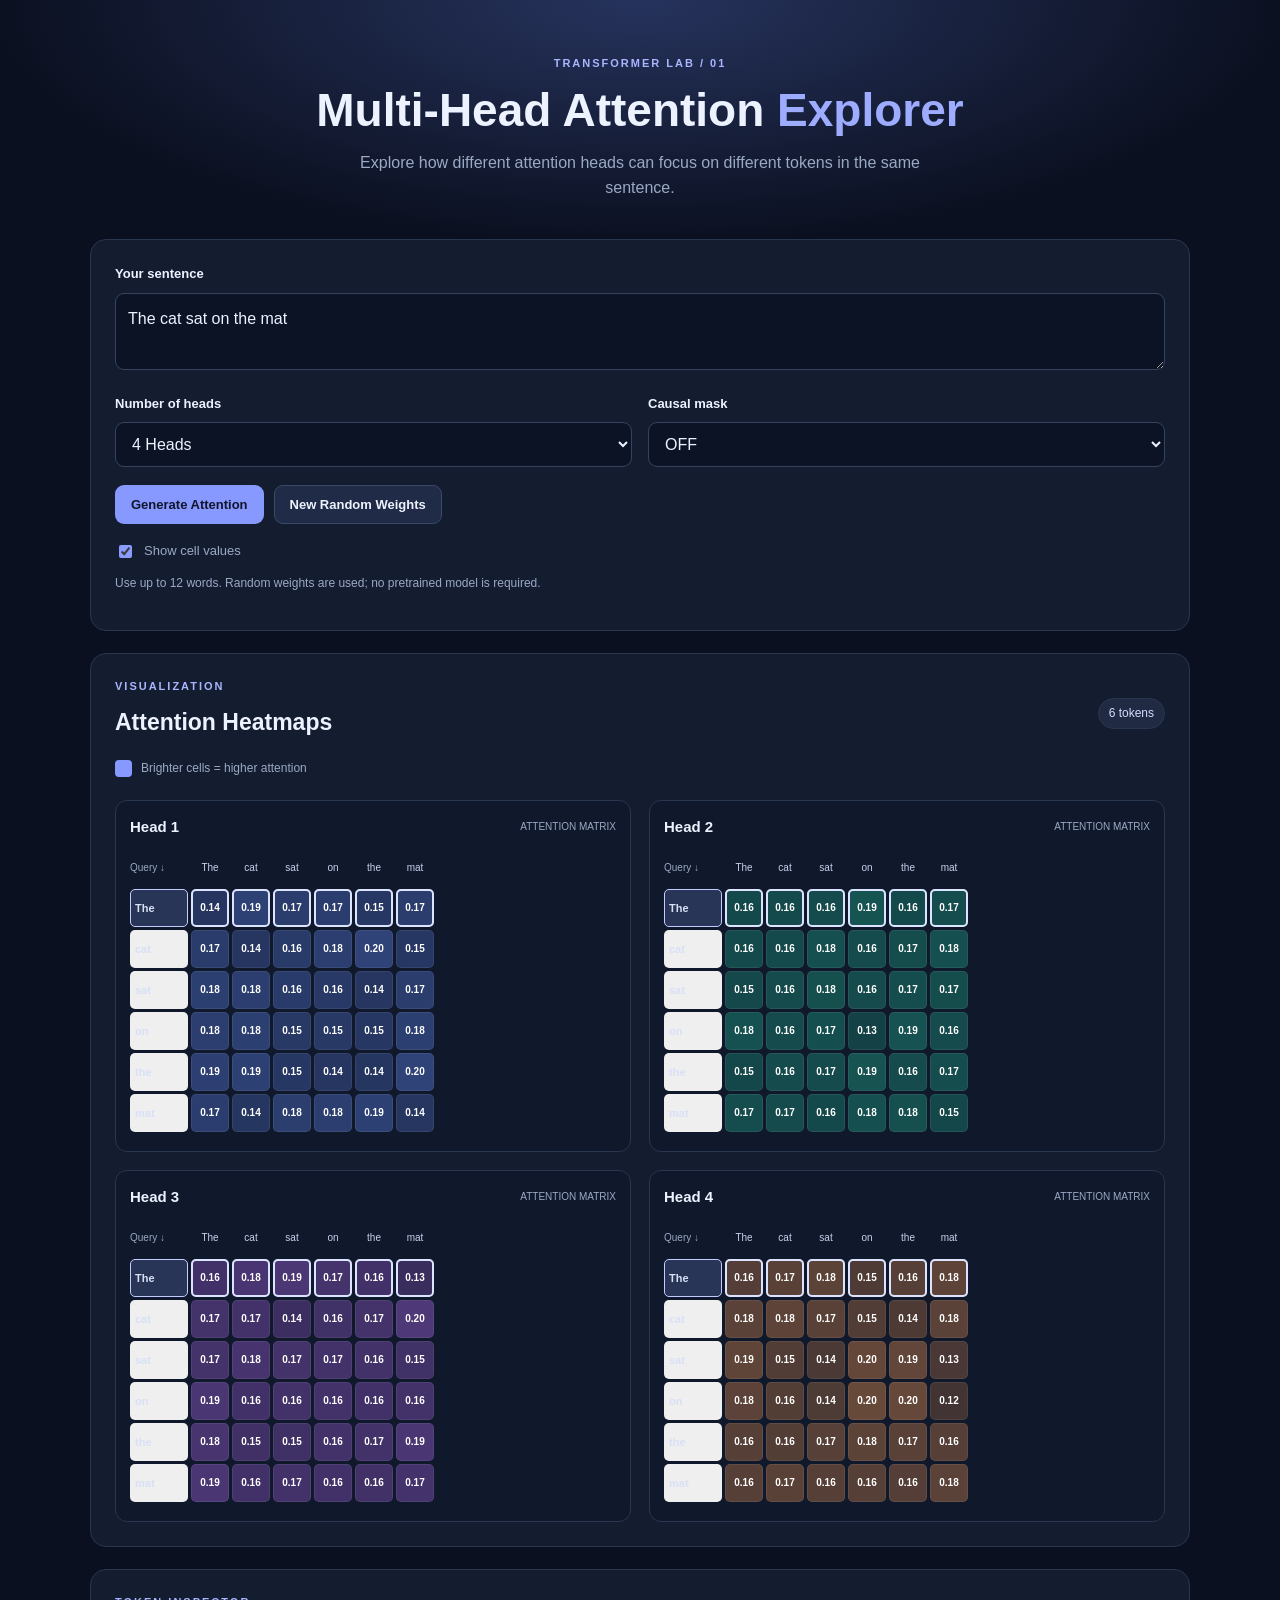
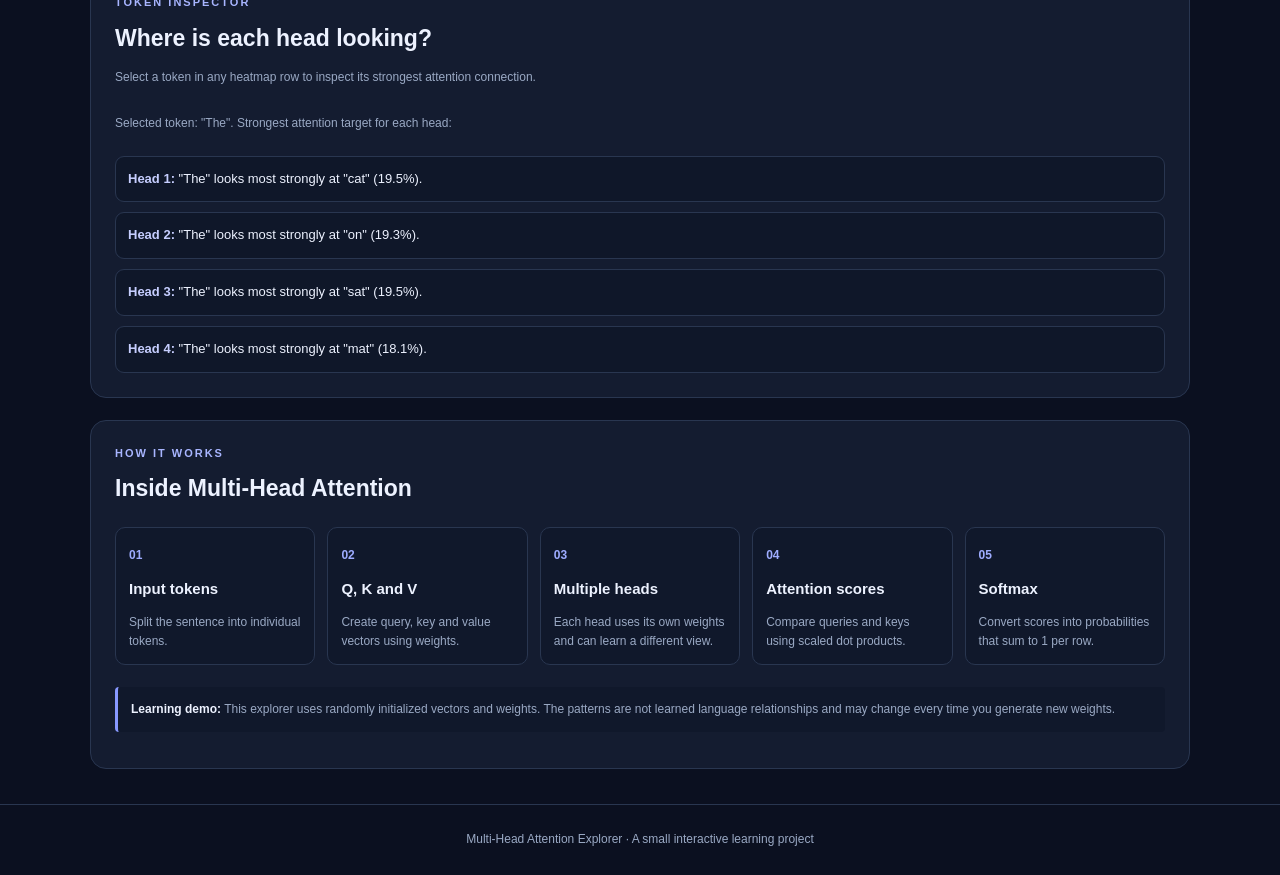
<file: Multi-Head-Attention-Explorer/index.html>
<!DOCTYPE html>
<html lang="en">
<head>
    <meta charset="UTF-8">
    <meta name="viewport" content="width=device-width, initial-scale=1.0">
    <title>Multi-Head Attention Explorer</title>
    <link rel="stylesheet" href="style.css">
    <script src="script.js" defer></script>
</head>
<body>

    <header class="hero">
        <p class="eyebrow">TRANSFORMER LAB / 01</p>
        <h1>Multi-Head Attention <span>Explorer</span></h1>
        <p class="subtitle">
            Explore how different attention heads can focus on
            different tokens in the same sentence.
        </p>
    </header>

    <main class="container">

        <section class="panel controls">
            <label for="sentence">Your sentence</label>
            <textarea id="sentence" rows="2"
                placeholder="Enter a sentence...">The cat sat on the mat</textarea>

            <div class="control-row">
                <div class="field">
                    <label for="headCount">Number of heads</label>
                    <select id="headCount">
                        <option value="1">1 Head</option>
                        <option value="2">2 Heads</option>
                        <option value="4" selected>4 Heads</option>
                        <option value="8">8 Heads</option>
                    </select>
                </div>

                <div class="field">
                    <label for="maskToggle">Causal mask</label>
                    <select id="maskToggle">
                        <option value="off">OFF</option>
                        <option value="on">ON</option>
                    </select>
                </div>
            </div>

            <div class="button-row">
                <button id="generateBtn" class="primary">
                    Generate Attention
                </button>
                <button id="randomBtn" class="secondary">
                    New Random Weights
                </button>
            </div>

            <label class="check-label">
                <input type="checkbox" id="showNumbers" checked>
                Show cell values
            </label>

            <p class="hint">
                Use up to 12 words. Random weights are used;
                no pretrained model is required.
            </p>
            <p id="errorMessage" class="error" role="alert"></p>
        </section>

        <section class="panel">
            <div class="section-heading">
                <div>
                    <p class="eyebrow">VISUALIZATION</p>
                    <h2>Attention Heatmaps</h2>
                </div>
                <span id="tokenCount" class="pill">6 tokens</span>
            </div>

            <div class="legend">
                <span class="legend-swatch"></span>
                <span>Brighter cells = higher attention</span>
            </div>

            <div id="heatmaps" class="heatmaps"></div>
        </section>

        <section class="panel">
            <p class="eyebrow">TOKEN INSPECTOR</p>
            <h2>Where is each head looking?</h2>
            <p class="hint">
                Select a token in any heatmap row to inspect its
                strongest attention connection.
            </p>
            <div id="inspector" class="inspector">
                Select a token row to see its attention details.
            </div>
        </section>

        <section class="panel">
            <p class="eyebrow">HOW IT WORKS</p>
            <h2>Inside Multi-Head Attention</h2>

            <div class="steps">
                <article class="step">
                    <span>01</span>
                    <h3>Input tokens</h3>
                    <p>Split the sentence into individual tokens.</p>
                </article>
                <article class="step">
                    <span>02</span>
                    <h3>Q, K and V</h3>
                    <p>Create query, key and value vectors using weights.</p>
                </article>
                <article class="step">
                    <span>03</span>
                    <h3>Multiple heads</h3>
                    <p>Each head uses its own weights and can learn a different view.</p>
                </article>
                <article class="step">
                    <span>04</span>
                    <h3>Attention scores</h3>
                    <p>Compare queries and keys using scaled dot products.</p>
                </article>
                <article class="step">
                    <span>05</span>
                    <h3>Softmax</h3>
                    <p>Convert scores into probabilities that sum to 1 per row.</p>
                </article>
            </div>

            <p class="note">
                <strong>Learning demo:</strong> This explorer uses
                randomly initialized vectors and weights. The patterns
                are not learned language relationships and may change
                every time you generate new weights.
            </p>
        </section>

    </main>

    <footer>
        Multi-Head Attention Explorer · A small interactive learning project
    </footer>

</body>
</html>
</file>
<file: Multi-Head-Attention-Explorer/style.css>
:root {
    --bg: #0b1020;
    --panel: #141c30;
    --border: #293650;
    --text: #edf2ff;
    --muted: #9aa9c4;
    --accent: #8b9cff;
}

* {
    box-sizing: border-box;
}

body {
    margin: 0;
    background: var(--bg);
    color: var(--text);
    font-family: Arial, Helvetica, sans-serif;
    line-height: 1.6;
}

.hero {
    text-align: center;
    padding: 55px 20px 38px;
    background: radial-gradient(ellipse at top, #26335d, var(--bg) 72%);
}

.eyebrow {
    color: #a8b5ff;
    font-size: 11px;
    font-weight: 800;
    letter-spacing: 2px;
    margin: 0 0 8px;
}

h1 {
    font-size: clamp(28px, 5vw, 46px);
    line-height: 1.2;
    margin: 10px 0;
}

h1 span {
    color: #9eacff;
}

.subtitle {
    max-width: 600px;
    margin: 12px auto 0;
    color: var(--muted);
}

.container {
    width: min(1100px, 94%);
    margin: 0 auto;
    display: grid;
    gap: 22px;
    padding-bottom: 35px;
}

.panel {
    min-width: 0;
    background: var(--panel);
    border: 1px solid var(--border);
    border-radius: 16px;
    padding: 24px;
    overflow: hidden;
}

h2 {
    font-size: 23px;
    margin: 0 0 8px;
}

h3 {
    font-size: 15px;
    margin: 10px 0 5px;
}

label {
    display: block;
    font-size: 13px;
    font-weight: bold;
    margin-bottom: 8px;
}

textarea,
select {
    width: 100%;
    background: #0c1325;
    color: var(--text);
    border: 1px solid #354361;
    border-radius: 9px;
    padding: 12px;
    font: inherit;
}

textarea {
    resize: vertical;
    min-height: 70px;
}

textarea:focus,
select:focus,
button:focus-visible {
    outline: 2px solid var(--accent);
    outline-offset: 2px;
}

.control-row {
    display: grid;
    grid-template-columns: 1fr 1fr;
    gap: 16px;
    margin-top: 16px;
}

.field {
    min-width: 0;
}

.button-row {
    display: flex;
    gap: 10px;
    flex-wrap: wrap;
    margin-top: 18px;
}

button {
    cursor: pointer;
    border: 1px solid transparent;
    border-radius: 9px;
    padding: 11px 15px;
    font-size: 13px;
    font-weight: bold;
}

.primary {
    background: #8798ff;
    color: #10162b;
}

.secondary {
    background: #202c47;
    color: var(--text);
    border-color: #394969;
}

button:hover {
    filter: brightness(1.12);
}

.check-label {
    display: flex;
    align-items: center;
    gap: 9px;
    margin-top: 17px;
    color: var(--muted);
    font-weight: normal;
}

.check-label input {
    accent-color: var(--accent);
}

.hint {
    color: var(--muted);
    font-size: 12px;
}

.error {
    color: #ff9b9b;
    font-size: 13px;
    margin-bottom: 0;
}

.section-heading {
    display: flex;
    justify-content: space-between;
    align-items: center;
    gap: 12px;
}

.pill {
    flex-shrink: 0;
    border: 1px solid var(--border);
    background: #202b43;
    border-radius: 30px;
    padding: 5px 10px;
    color: #d5dcff;
    font-size: 12px;
}

.legend {
    display: flex;
    align-items: center;
    gap: 9px;
    color: var(--muted);
    font-size: 12px;
    margin: 10px 0 22px;
}

.legend-swatch {
    width: 17px;
    height: 17px;
    border-radius: 4px;
    background: #8798ff;
}

.heatmaps {
    display: grid;
    grid-template-columns: repeat(2, minmax(0, 1fr));
    gap: 18px;
}

.head-card {
    min-width: 0;
    border: 1px solid var(--border);
    background: #10182b;
    border-radius: 12px;
    padding: 14px;
}

.head-title {
    display: flex;
    justify-content: space-between;
    align-items: center;
    gap: 8px;
    margin-bottom: 12px;
}

.head-title h3 {
    margin: 0;
}

.head-title span {
    font-size: 10px;
    color: var(--muted);
}

.heatmap-scroll {
    width: 100%;
    overflow-x: auto;
    padding-bottom: 5px;
}

.heatmap {
    display: grid;
    width: max-content;
    gap: 3px;
    align-items: stretch;
}

.corner {
    width: 58px;
    min-height: 35px;
    font-size: 10px;
    color: var(--muted);
    display: flex;
    align-items: center;
}

.column-label {
    width: 38px;
    min-height: 35px;
    display: flex;
    justify-content: center;
    align-items: center;
    color: #c7d2ee;
    font-size: 10px;
    overflow: hidden;
}

.row-label {
    width: 58px;
    min-height: 38px;
    padding: 4px;
    display: flex;
    align-items: center;
    border: 1px solid transparent;
    border-radius: 5px;
    color: #d8e0f6;
    font-size: 11px;
    overflow: hidden;
    text-overflow: ellipsis;
    white-space: nowrap;
    cursor: pointer;
}

.row-label:hover,
.row-label.selected {
    border-color: #c2ccff;
    background: #283556;
}

.cell {
    width: 38px;
    height: 38px;
    border: 1px solid #ffffff12;
    border-radius: 5px;
    display: flex;
    justify-content: center;
    align-items: center;
    color: white;
    font-size: 10px;
    padding: 0;
}

.cell:hover {
    outline: 2px solid white;
    outline-offset: 1px;
    z-index: 1;
}

.cell.masked {
    background: #20283a !important;
    color: #647089;
}

.cell.selected-row {
    outline: 2px solid #dce3ff;
    outline-offset: -2px;
}

.cell:disabled {
    cursor: not-allowed;
}

.inspector {
    display: grid;
    gap: 10px;
    margin-top: 15px;
}

.inspector-row {
    background: #0f1729;
    border: 1px solid var(--border);
    border-radius: 9px;
    padding: 12px;
    font-size: 13px;
}

.inspector-row strong {
    color: #c6ceff;
}

.steps {
    display: grid;
    grid-template-columns: repeat(5, minmax(0, 1fr));
    gap: 12px;
    margin-top: 20px;
}

.step {
    border: 1px solid var(--border);
    border-radius: 10px;
    padding: 13px;
    background: #10182b;
}

.step > span {
    color: #9eacff;
    font-weight: bold;
    font-size: 12px;
}

.step p {
    font-size: 12px;
    color: var(--muted);
    margin-bottom: 0;
}

.note {
    background: #10182b;
    border-left: 3px solid #8798ff;
    padding: 13px;
    border-radius: 4px;
    color: var(--muted);
    font-size: 12px;
    margin-top: 22px;
}

.note strong {
    color: var(--text);
}

footer {
    padding: 25px 15px;
    text-align: center;
    border-top: 1px solid var(--border);
    color: var(--muted);
    font-size: 12px;
}

@media (max-width: 750px) {
    .heatmaps {
        grid-template-columns: minmax(0, 1fr);
    }

    .steps {
        grid-template-columns: repeat(2, minmax(0, 1fr));
    }

    .panel {
        padding: 17px;
    }
}

@media (max-width: 420px) {
    .control-row {
        grid-template-columns: 1fr;
        gap: 8px;
    }

    .steps {
        grid-template-columns: 1fr;
    }

    .button-row button {
        width: 100%;
    }
}
</file>
